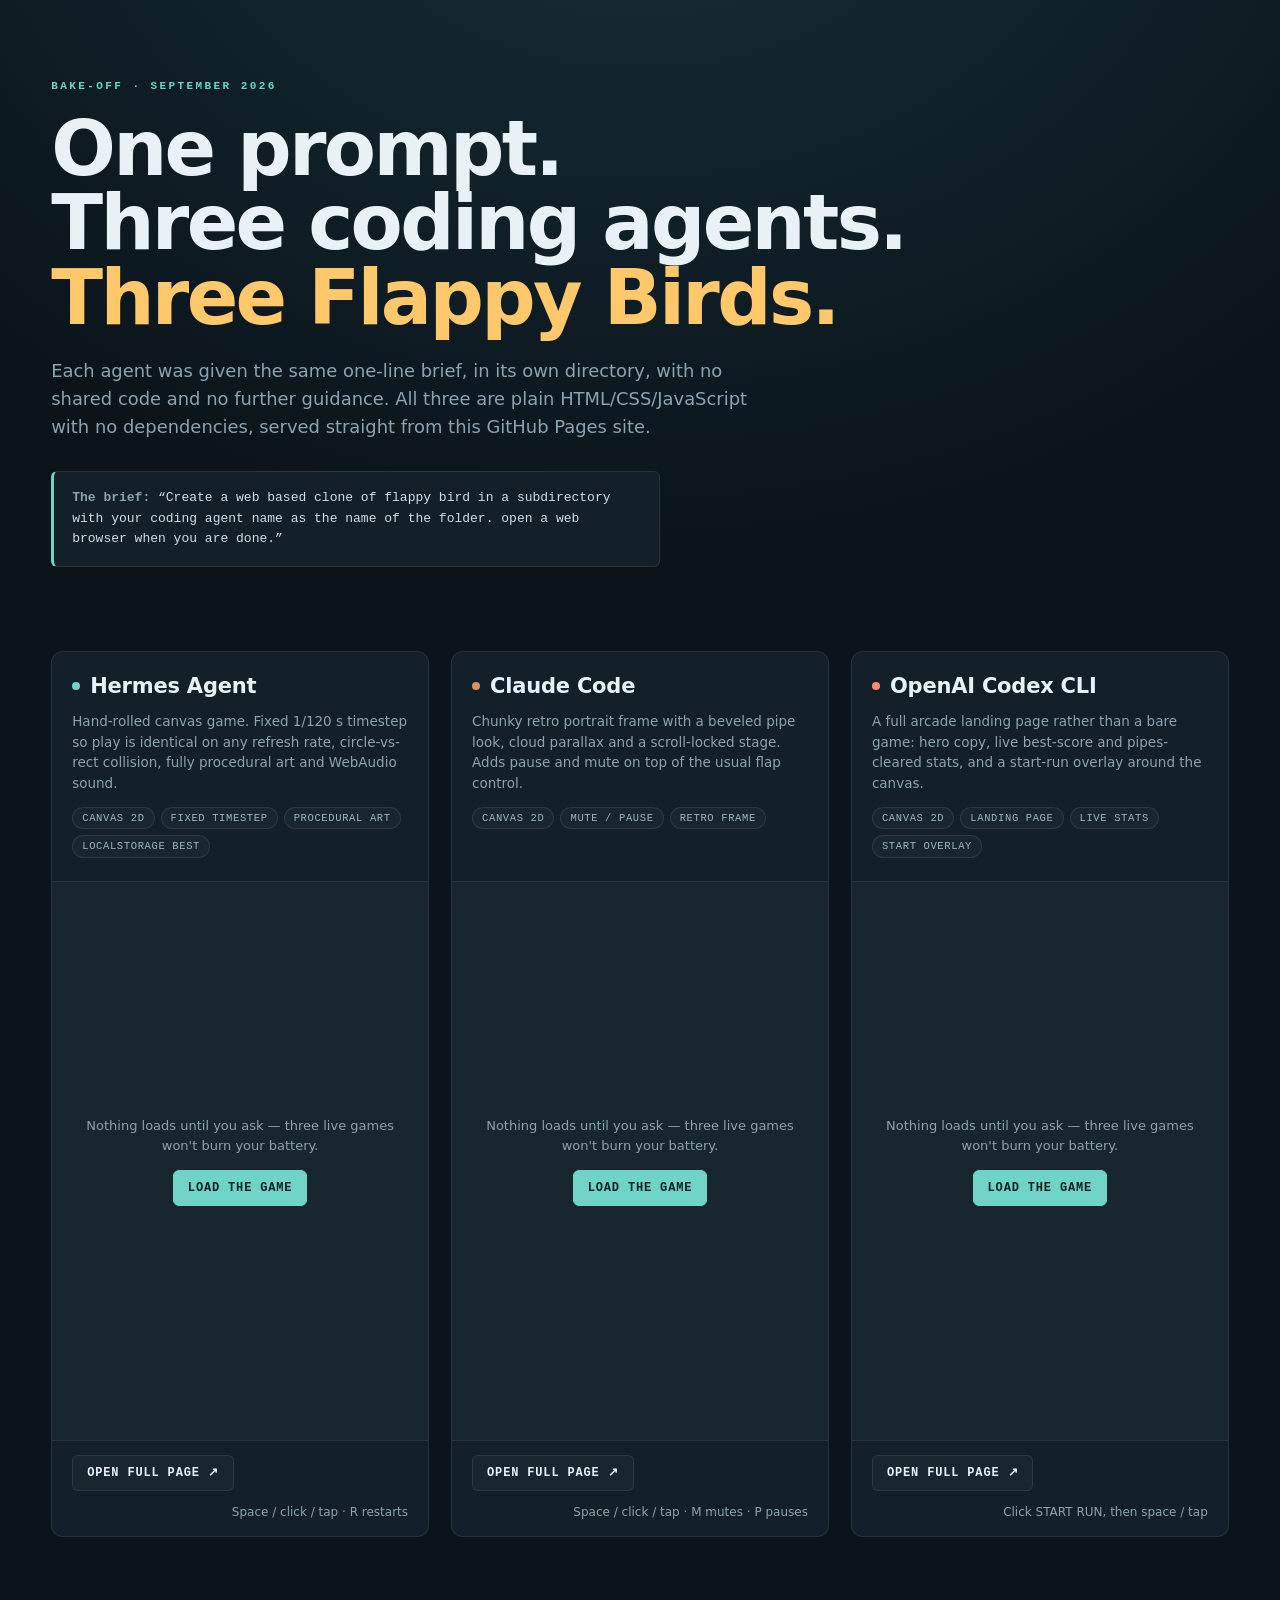
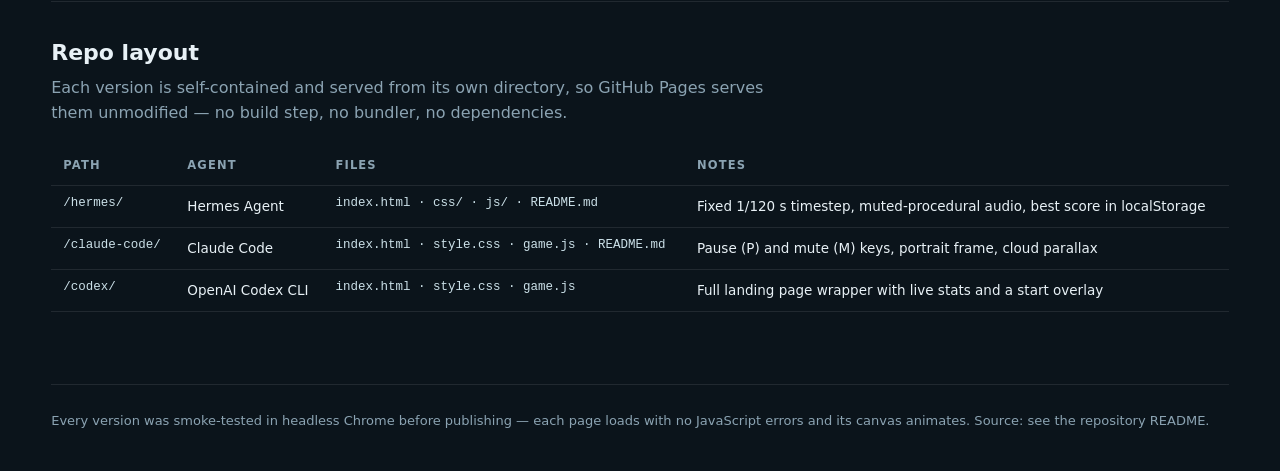
<file: index.html>
<!DOCTYPE html>
<html lang="en">
<head>
<meta charset="utf-8">
<meta name="viewport" content="width=device-width, initial-scale=1">
<title>Flappy Bird Bake-Off — three coding agents, one prompt</title>
<meta name="description" content="The same one-line prompt given to three coding agents. Three playable Flappy Bird clones, side by side.">
<link rel="icon" href="data:image/svg+xml,<svg xmlns='http://www.w3.org/2000/svg' viewBox='0 0 32 32'><text y='26' font-size='26'>🐦</text></svg>">
<style>
  :root {
    --bg: #0b141b;
    --panel: #132029;
    --panel-2: #17262f;
    --line: rgba(255, 255, 255, .09);
    --ink: #e8f1f6;
    --muted: #8ba3b2;
    --accent: #6fd3c7;
    --accent-2: #ffc86b;
  }
  * { box-sizing: border-box; }
  html { scroll-behavior: smooth; }
  body {
    margin: 0;
    background: radial-gradient(120% 60% at 50% -10%, #16303a, var(--bg) 60%);
    color: var(--ink);
    font: 16px/1.55 ui-sans-serif, system-ui, -apple-system, "Segoe UI", Roboto, sans-serif;
    -webkit-font-smoothing: antialiased;
  }
  .wrap { width: min(1200px, 92vw); margin: 0 auto; }

  header.hero { padding: clamp(48px, 9vh, 104px) 0 40px; }
  .kicker {
    font: 600 11px/1 ui-monospace, "SF Mono", Menlo, Consolas, monospace;
    letter-spacing: .22em; text-transform: uppercase; color: var(--accent);
    margin: 0 0 20px;
  }
  h1 {
    margin: 0;
    font-size: clamp(38px, 6.4vw, 76px);
    line-height: .98;
    letter-spacing: -.035em;
    font-weight: 700;
  }
  h1 em { font-style: normal; color: var(--accent-2); }
  .lede { color: var(--muted); max-width: 62ch; margin: 22px 0 0; font-size: clamp(15px, 1.4vw, 18px); }
  .prompt {
    margin: 30px 0 0;
    padding: 16px 18px;
    background: var(--panel);
    border: 1px solid var(--line);
    border-left: 3px solid var(--accent);
    border-radius: 6px;
    font: 13px/1.6 ui-monospace, "SF Mono", Menlo, Consolas, monospace;
    color: #cbe0e8;
    max-width: 78ch;
  }
  .prompt b { color: var(--muted); font-weight: 600; }

  main { padding-bottom: 72px; }
  .grid {
    display: grid;
    grid-template-columns: repeat(auto-fit, minmax(320px, 1fr));
    gap: 22px;
    margin-top: 44px;
  }
  .card {
    display: flex;
    flex-direction: column;
    background: var(--panel);
    border: 1px solid var(--line);
    border-radius: 12px;
    overflow: hidden;
  }
  .card-head { padding: 18px 20px 14px; border-bottom: 1px solid var(--line); min-height: 230px; display: flex; flex-direction: column; }
  .card-head h2 { margin: 0; font-size: 21px; letter-spacing: -.01em; display: flex; align-items: center; gap: 10px; }
  .card-head h2 .dot { width: 8px; height: 8px; border-radius: 50%; background: var(--accent); flex: none; }
  .card.claude-code h2 .dot { background: #d9925f; }
  .card.codex h2 .dot { background: #ff8a75; }
  /* reserve four description lines and two tag rows so every stage starts
     at the same height regardless of how much copy a card carries */
  .card-head p { margin: 8px 0 0; color: var(--muted); font-size: 13.5px; min-height: 84px; }
  .tags { display: flex; flex-wrap: wrap; gap: 6px; margin: 12px 0 0; min-height: 60px; align-content: flex-start; }
  .tag {
    font: 500 10.5px/1 ui-monospace, "SF Mono", Menlo, Consolas, monospace;
    letter-spacing: .06em; text-transform: uppercase;
    color: #9fb6c2; border: 1px solid var(--line); border-radius: 999px;
    padding: 5px 9px; background: var(--panel-2);
  }
  .stage {
    position: relative;
    height: min(62vh, 560px);
    background: var(--panel-2);
    display: flex;
    align-items: center;
    justify-content: center;
    overflow: hidden;
  }
  .card.codex .stage { height: min(62vh, 560px); }
  .stage iframe { width: 100%; height: 100%; border: 0; display: block; background: #000; }
  .placeholder { text-align: center; padding: 24px; }
  .placeholder p { color: var(--muted); font-size: 13px; margin: 0 0 14px; }
  .card-foot {
    display: flex; align-items: center; gap: 12px;
    padding: 14px 20px; border-top: 1px solid var(--line);
    flex-wrap: wrap;
  }
  .btn {
    font: 600 12px/1 ui-monospace, "SF Mono", Menlo, Consolas, monospace;
    letter-spacing: .07em; text-transform: uppercase;
    padding: 11px 14px; border-radius: 6px; cursor: pointer;
    border: 1px solid var(--line); background: var(--panel-2); color: var(--ink);
    text-decoration: none; display: inline-block;
  }
  .btn:hover { border-color: rgba(255, 255, 255, .25); }
  .btn.primary { background: var(--accent); border-color: var(--accent); color: #08201d; }
  .btn.primary:hover { filter: brightness(1.08); }
  .foot-note { color: var(--muted); font-size: 12px; margin-left: auto; }

  section.how { margin-top: 64px; border-top: 1px solid var(--line); padding-top: 34px; }
  section.how h2 { font-size: 22px; margin: 0 0 6px; }
  section.how p { color: var(--muted); max-width: 74ch; margin: 0 0 22px; }
  table { border-collapse: collapse; width: 100%; font-size: 13.5px; }
  th, td { text-align: left; padding: 10px 12px; border-bottom: 1px solid var(--line); vertical-align: top; }
  th { color: var(--muted); font-weight: 600; font-size: 11.5px; letter-spacing: .1em; text-transform: uppercase; }
  td code, .mono { font: 12.5px ui-monospace, "SF Mono", Menlo, Consolas, monospace; color: #cbe0e8; }
  footer { border-top: 1px solid var(--line); padding: 26px 0 40px; color: var(--muted); font-size: 13px; }
  footer a { color: var(--accent); }
</style>
</head>
<body>
<div class="wrap">

  <header class="hero">
    <p class="kicker">Bake-off · September 2026</p>
    <h1>One prompt.<br>Three coding agents.<br><em>Three Flappy Birds.</em></h1>
    <p class="lede">
      Each agent was given the same one-line brief, in its own directory, with no shared code
      and no further guidance. All three are plain HTML/CSS/JavaScript with no dependencies,
      served straight from this GitHub Pages site.
    </p>
    <p class="prompt"><b>The brief:</b> “Create a web based clone of flappy bird in a subdirectory with your coding agent name as the name of the folder. open a web browser when you are done.”</p>
  </header>

  <main>
    <div class="grid">

      <div class="card hermes" id="card-hermes">
        <div class="card-head">
          <h2><span class="dot"></span>Hermes Agent</h2>
          <p>Hand-rolled canvas game. Fixed 1/120&nbsp;s timestep so play is identical on any refresh rate, circle-vs-rect collision, fully procedural art and WebAudio sound.</p>
          <div class="tags">
            <span class="tag">Canvas 2D</span>
            <span class="tag">Fixed timestep</span>
            <span class="tag">Procedural art</span>
            <span class="tag">localStorage best</span>
          </div>
        </div>
        <div class="stage" data-src="hermes/" data-title="Hermes Agent">
          <div class="placeholder">
            <p>Nothing loads until you ask — three live games won't burn your battery.</p>
            <button class="btn primary" type="button" data-load>Load the game</button>
          </div>
        </div>
        <div class="card-foot">
          <a class="btn" href="hermes/">Open full page ↗</a>
          <span class="foot-note">Space / click / tap · R restarts</span>
        </div>
      </div>

      <div class="card claude-code" id="card-claude-code">
        <div class="card-head">
          <h2><span class="dot"></span>Claude Code</h2>
          <p>Chunky retro portrait frame with a beveled pipe look, cloud parallax and a scroll-locked stage. Adds pause and mute on top of the usual flap control.</p>
          <div class="tags">
            <span class="tag">Canvas 2D</span>
            <span class="tag">Mute / pause</span>
            <span class="tag">Retro frame</span>
          </div>
        </div>
        <div class="stage" data-src="claude-code/" data-title="Claude Code">
          <div class="placeholder">
            <p>Nothing loads until you ask — three live games won't burn your battery.</p>
            <button class="btn primary" type="button" data-load>Load the game</button>
          </div>
        </div>
        <div class="card-foot">
          <a class="btn" href="claude-code/">Open full page ↗</a>
          <span class="foot-note">Space / click / tap · M mutes · P pauses</span>
        </div>
      </div>

      <div class="card codex" id="card-codex">
        <div class="card-head">
          <h2><span class="dot"></span>OpenAI Codex CLI</h2>
          <p>A full arcade landing page rather than a bare game: hero copy, live best-score and pipes-cleared stats, and a start-run overlay around the canvas.</p>
          <div class="tags">
            <span class="tag">Canvas 2D</span>
            <span class="tag">Landing page</span>
            <span class="tag">Live stats</span>
            <span class="tag">Start overlay</span>
          </div>
        </div>
        <div class="stage" data-src="codex/" data-title="OpenAI Codex CLI">
          <div class="placeholder">
            <p>Nothing loads until you ask — three live games won't burn your battery.</p>
            <button class="btn primary" type="button" data-load>Load the game</button>
          </div>
        </div>
        <div class="card-foot">
          <a class="btn" href="codex/">Open full page ↗</a>
          <span class="foot-note">Click START RUN, then space / tap</span>
        </div>
      </div>

    </div>

    <section class="how">
      <h2>Repo layout</h2>
      <p>
        Each version is self-contained and served from its own directory, so GitHub Pages
        serves them unmodified — no build step, no bundler, no dependencies.
      </p>
      <table>
        <thead>
          <tr><th>Path</th><th>Agent</th><th>Files</th><th>Notes</th></tr>
        </thead>
        <tbody>
          <tr><td class="mono">/hermes/</td><td>Hermes Agent</td><td class="mono">index.html · css/ · js/ · README.md</td><td>Fixed 1/120&nbsp;s timestep, muted-procedural audio, best score in localStorage</td></tr>
          <tr><td class="mono">/claude-code/</td><td>Claude Code</td><td class="mono">index.html · style.css · game.js · README.md</td><td>Pause (P) and mute (M) keys, portrait frame, cloud parallax</td></tr>
          <tr><td class="mono">/codex/</td><td>OpenAI Codex CLI</td><td class="mono">index.html · style.css · game.js</td><td>Full landing page wrapper with live stats and a start overlay</td></tr>
        </tbody>
      </table>
    </section>
  </main>

  <footer>
    Every version was smoke-tested in headless Chrome before publishing — each page loads with no
    JavaScript errors and its canvas animates. Source: see the repository README.
  </footer>

</div>

<script>
  // Load a game into its card only on demand: keeps the landing page light and
  // avoids running three animation loops at once.
  document.querySelectorAll('.stage').forEach(function (stage) {
    var btn = stage.querySelector('[data-load]');
    if (!btn) return;
    btn.addEventListener('click', function () {
      var frame = document.createElement('iframe');
      frame.src = stage.dataset.src;
      frame.title = stage.dataset.title;
      frame.loading = 'eager';
      frame.setAttribute('allow', 'autoplay');
      stage.innerHTML = '';
      stage.appendChild(frame);
    });
  });
</script>
</body>
</html>
</file>
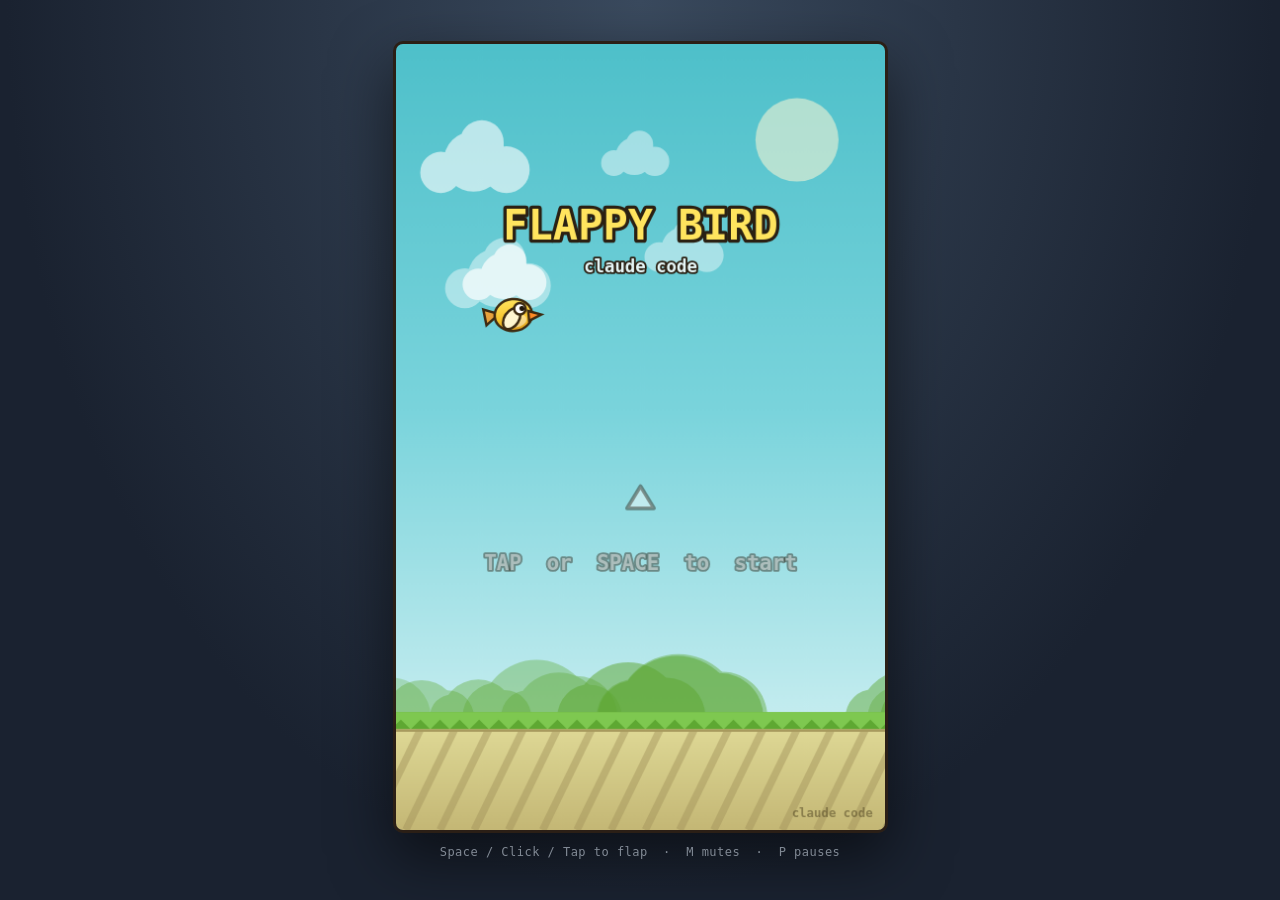
<file: claude-code/index.html>
<!DOCTYPE html>
<html lang="en">
<head>
<meta charset="utf-8">
<meta name="viewport" content="width=device-width, initial-scale=1, maximum-scale=1, user-scalable=no, viewport-fit=cover">
<title>Flappy Bird — Claude Code</title>
<link rel="icon" href="data:image/svg+xml,<svg xmlns='http://www.w3.org/2000/svg' viewBox='0 0 32 32'><text y='26' font-size='26'>🐦</text></svg>">
<link rel="stylesheet" href="style.css">
</head>
<body>
  <div id="stage">
    <canvas id="game" width="400" height="640" aria-label="Flappy Bird game"></canvas>
    <div id="hint">Space / Click / Tap to flap &nbsp;·&nbsp; M mutes &nbsp;·&nbsp; P pauses</div>
  </div>
  <script src="game.js"></script>
</body>
</html>
</file>
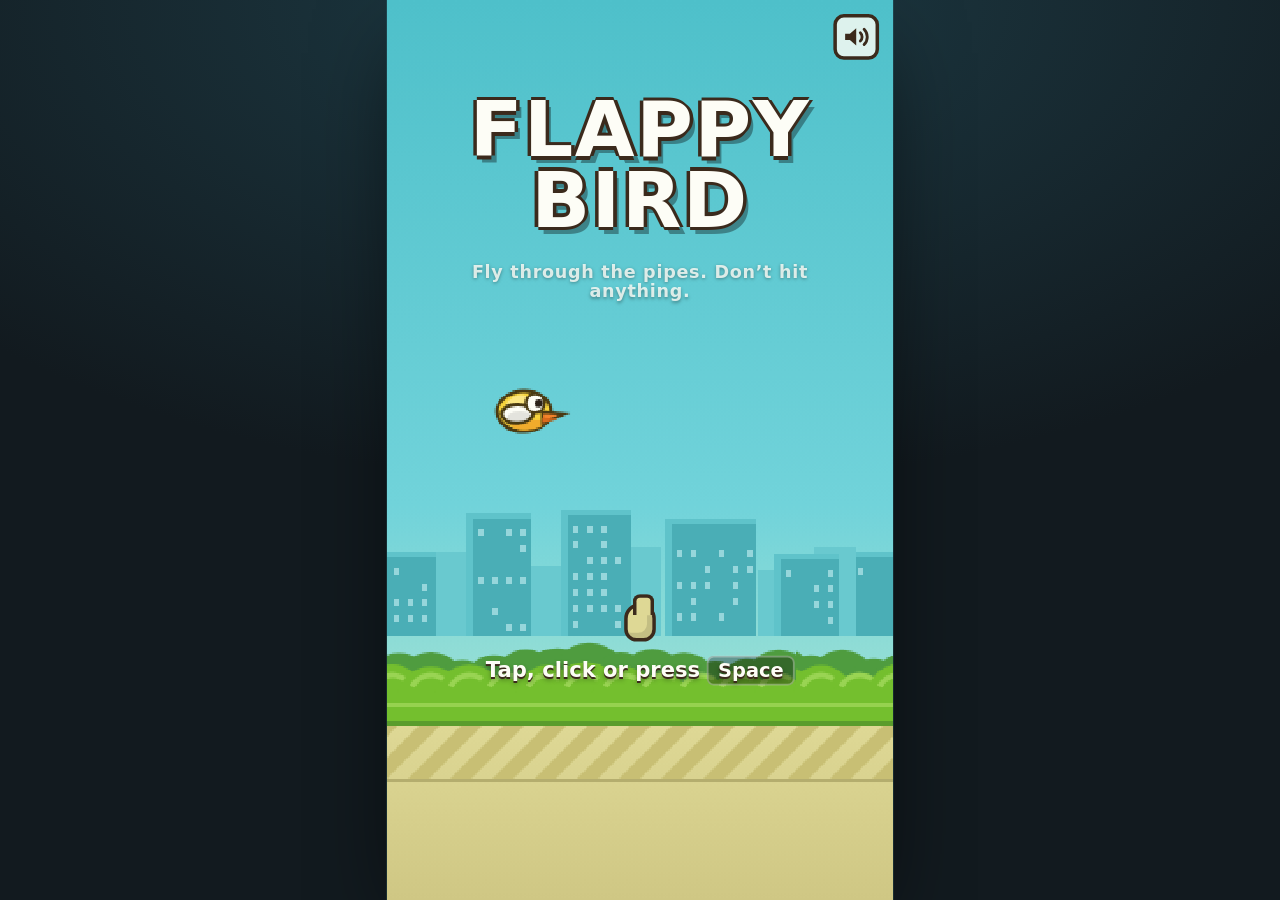
<file: claude/index.html>
<!DOCTYPE html>
<html lang="en">
<head>
<meta charset="utf-8">
<meta name="viewport" content="width=device-width, initial-scale=1, viewport-fit=cover, user-scalable=no">
<meta name="color-scheme" content="dark light">
<title>Flappy Bird</title>
<link rel="stylesheet" href="style.css">
</head>
<body>

<!-- The stage is laid out at the logical 288x512 resolution and scaled as a
     whole by a CSS transform, so the canvas and the DOM overlays on top of it
     always stay in register with each other. -->
<div id="shell">
  <div id="stage">
    <canvas id="game" width="288" height="512" aria-label="Flappy Bird game board"></canvas>

    <!-- Inline SVG rather than a sprite: still zero files to load, but far
         more predictable than faking a speaker cone out of CSS borders. -->
    <button id="mute" type="button" aria-label="Mute sound" aria-pressed="false">
      <svg class="ico" viewBox="0 0 20 20" aria-hidden="true" focusable="false">
        <path class="ico-body" d="M3 8h3l4-3.5v11L6 12H3z"/>
        <path class="ico-wave ico-wave-1" d="M12.6 7.4a3.6 3.6 0 0 1 0 5.2"/>
        <path class="ico-wave ico-wave-2" d="M15 5.2a6.8 6.8 0 0 1 0 9.6"/>
        <line class="ico-slash" x1="3.4" y1="16.6" x2="16.6" y2="3.4"/>
      </svg>
    </button>

    <!-- Ready / title screen -->
    <div id="ready" class="overlay">
      <h1 class="title">Flappy<br>Bird</h1>
      <p class="hint">Fly through the pipes. Don&rsquo;t hit anything.</p>
      <div class="tap">
        <span class="tap-hand" aria-hidden="true"></span>
        <p>Tap, click or press <kbd>Space</kbd></p>
      </div>
    </div>

    <!-- Game over score card -->
    <div id="over" class="overlay is-hidden" aria-hidden="true">
      <h2 class="gameover">Game Over</h2>
      <div class="card">
        <div class="medal-slot">
          <div id="medal" class="medal" data-tier="none" aria-hidden="true"></div>
          <span id="medal-label" class="medal-label">No medal</span>
        </div>
        <dl class="scores">
          <div class="row">
            <dt>Score</dt>
            <dd id="final-score">0</dd>
          </div>
          <div class="row">
            <dt>Best</dt>
            <dd id="final-best">0<span id="new-badge" class="badge is-hidden">New!</span></dd>
          </div>
        </dl>
      </div>
      <button id="restart" type="button" class="btn">Play again</button>
      <p class="hint">or press <kbd>R</kbd></p>
    </div>
  </div>
</div>

<script src="game.js"></script>
</body>
</html>
</file>
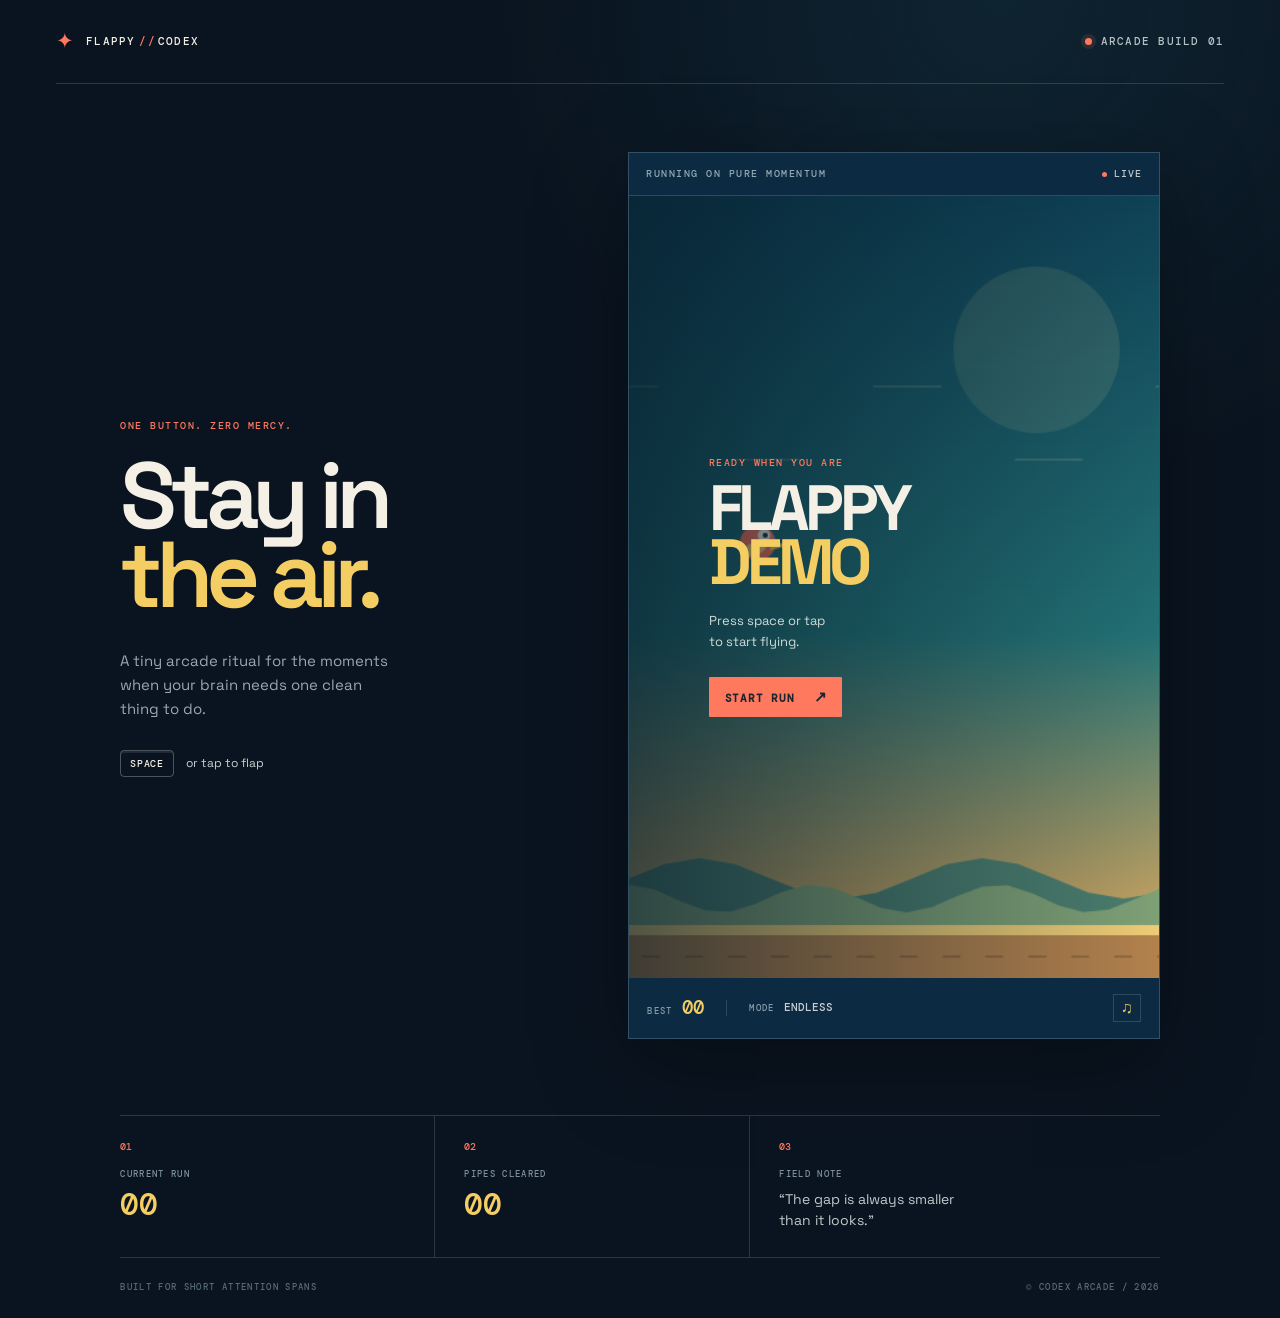
<file: codex/index.html>
<!doctype html>
<html lang="en">
  <head>
    <meta charset="UTF-8" />
    <meta name="viewport" content="width=device-width, initial-scale=1.0" />
    <meta name="theme-color" content="#071f37" />
    <title>Flappy // Codex</title>
    <link rel="preconnect" href="https://fonts.googleapis.com" />
    <link rel="preconnect" href="https://fonts.gstatic.com" crossorigin />
    <link href="https://fonts.googleapis.com/css2?family=DM+Mono:wght@400;500&family=Space+Grotesk:wght@400;500;600;700&display=swap" rel="stylesheet" />
    <link rel="stylesheet" href="./style.css" />
  </head>
  <body>
    <main class="app-shell">
      <header class="topbar">
        <a class="brand" href="./" aria-label="Flappy home">
          <span class="brand-mark">✦</span>
          <span>FLAPPY<span class="brand-slash">//</span>CODEX</span>
        </a>
        <div class="topbar-meta">
          <span class="live-dot"></span>
          <span>ARCADE BUILD 01</span>
        </div>
      </header>

      <section class="hero-grid">
        <div class="hero-copy">
          <p class="eyebrow">ONE BUTTON. ZERO MERCY.</p>
          <h1>Stay in<br /><em>the air.</em></h1>
          <p class="lede">A tiny arcade ritual for the moments when your brain needs one clean thing to do.</p>
          <div class="controls-note">
            <span class="keycap">SPACE</span>
            <span>or tap to flap</span>
          </div>
        </div>

        <div class="game-card" aria-label="Flappy bird game">
          <div class="game-card-topline">
            <span>RUNNING ON PURE MOMENTUM</span>
            <span class="status-chip"><i></i> LIVE</span>
          </div>
          <div class="game-wrap">
            <canvas id="game" width="420" height="620" tabindex="0" aria-label="Flappy game canvas"></canvas>
            <div class="game-overlay" id="overlay">
              <div class="overlay-kicker">READY WHEN YOU ARE</div>
              <h2>FLAPPY<br /><span>DEMO</span></h2>
              <p>Press space or tap<br />to start flying.</p>
              <button id="startButton" class="primary-button">START RUN <span>↗</span></button>
            </div>
          </div>
          <div class="game-card-footer">
            <div><span>BEST</span><strong id="bestScore">00</strong></div>
            <div class="footer-divider"></div>
            <div><span>MODE</span><strong>ENDLESS</strong></div>
            <button id="soundButton" class="icon-button" aria-label="Toggle sound" aria-pressed="true">♫</button>
          </div>
        </div>
      </section>

      <section class="stats-row" aria-label="Game stats">
        <div class="stat-block"><span class="stat-index">01</span><span class="stat-label">CURRENT RUN</span><strong id="scoreStat">00</strong></div>
        <div class="stat-block"><span class="stat-index">02</span><span class="stat-label">PIPES CLEARED</span><strong id="pipesStat">00</strong></div>
        <div class="stat-block quote-stat"><span class="stat-index">03</span><span class="stat-label">FIELD NOTE</span><p>“The gap is always smaller<br />than it looks.”</p></div>
      </section>

      <footer class="footer">
        <span>BUILT FOR SHORT ATTENTION SPANS</span>
        <span>© CODEX ARCADE / 2026</span>
      </footer>
    </main>
    <script src="./game.js"></script>
  </body>
</html>
</file>
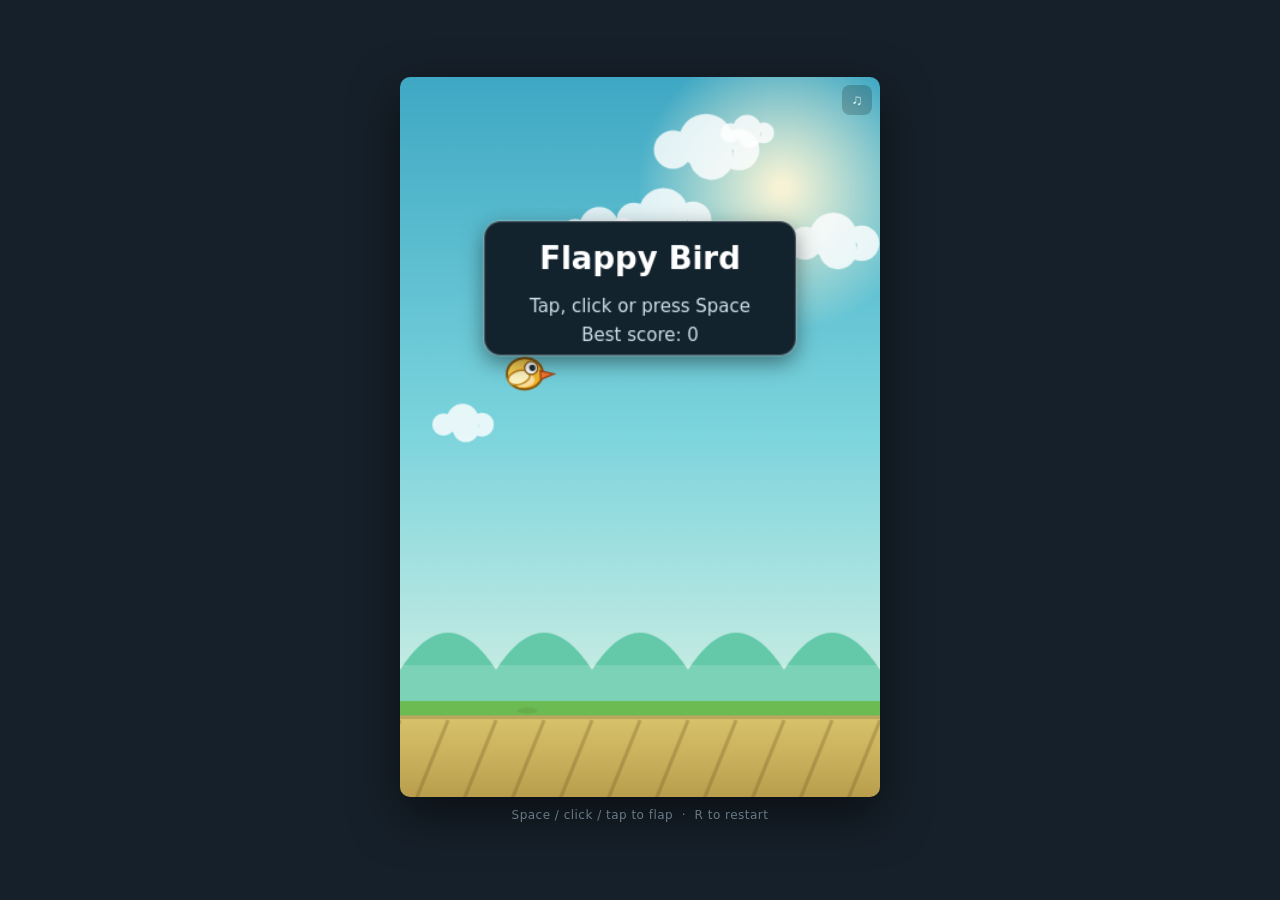
<file: hermes/index.html>
<!DOCTYPE html>
<html lang="en">
<head>
<meta charset="utf-8">
<meta name="viewport" content="width=device-width, initial-scale=1, viewport-fit=cover">
<title>Flappy Bird — Hermes clone</title>
<link rel="stylesheet" href="css/style.css">
</head>
<body>
  <main class="stage">
    <div class="frame">
      <canvas id="game" width="400" height="600" aria-label="Flappy Bird game"></canvas>
      <button id="sound" class="sound" type="button" aria-pressed="true" title="Toggle sound">&#9835;</button>
    </div>
    <p class="help">Space / click / tap to flap &nbsp;·&nbsp; R to restart</p>
  </main>
  <script src="js/game.js"></script>
</body>
</html>
</file>
<file: claude-code/style.css>
:root {
  --frame: #2b1f16;
  --page-top: #3a4a5e;
  --page-bottom: #1a2230;
}

* { box-sizing: border-box; }

html, body {
  height: 100%;
  margin: 0;
}

body {
  display: flex;
  align-items: center;
  justify-content: center;
  flex-direction: column;
  gap: 14px;
  padding: 16px;
  background: radial-gradient(ellipse at 50% 0%, var(--page-top), var(--page-bottom) 70%);
  font-family: ui-monospace, "SF Mono", Menlo, Consolas, monospace;
  color: #cbd5e1;
  overflow: hidden;
  /* Stop the browser from hijacking taps as scroll/zoom gestures. */
  touch-action: manipulation;
  -webkit-user-select: none;
  user-select: none;
  -webkit-tap-highlight-color: transparent;
}

#stage {
  display: flex;
  flex-direction: column;
  align-items: center;
  gap: 12px;
  /* The stage never exceeds the viewport, so the canvas below can safely
     size itself off the stage height without overflowing. */
  max-height: 100%;
  min-height: 0;
}

#game {
  display: block;
  /* 400:640 = 5:8. Fit to whichever axis runs out first. */
  aspect-ratio: 5 / 8;
  height: min(88vh, 900px);
  max-width: 100%;
  width: auto;
  border-radius: 10px;
  border: 3px solid var(--frame);
  box-shadow: 0 24px 60px rgba(0, 0, 0, .55), 0 0 0 1px rgba(255, 255, 255, .06) inset;
  cursor: pointer;
}

#hint {
  font-size: 12px;
  letter-spacing: .04em;
  opacity: .6;
  text-align: center;
}

@media (max-height: 560px) {
  #hint { display: none; }
}
</file>
<file: claude/style.css>
/* ------------------------------------------------------------------
   Flappy Bird — shell, overlay and button styling.

   Everything inside #stage is authored at the game's logical resolution
   (288 x 512 px). game.js measures the window and sets --scale, and the
   single transform on #stage blows the whole thing up to fit. That keeps
   the DOM overlays pixel-aligned with the canvas art at any window size.
   ------------------------------------------------------------------ */

:root {
  --stage-w: 288px;
  --stage-h: 512px;
  --scale: 1;

  /* Palette sampled to match the procedurally drawn canvas art. */
  --ink: #3b2a1c;
  --ink-soft: #6b5442;
  --paper: #ded895;
  --paper-edge: #b4ad6e;
  --sky: #4ec0ca;
  --leaf: #5aab3a;
  --leaf-dark: #3d7d24;
  --white: #fdfdf6;
  --shadow: rgba(0, 0, 0, 0.35);
}

* {
  box-sizing: border-box;
  margin: 0;
  padding: 0;
}

html,
body {
  height: 100%;
}

body {
  display: grid;
  place-items: center;
  overflow: hidden;
  background: #121a1f;
  /* A faint vignette of the sky colour so the letterboxing isn't dead flat. */
  background-image: radial-gradient(
    120% 90% at 50% 0%,
    #1d3b45 0%,
    #121a1f 60%
  );
  color: var(--white);
  font-family: ui-sans-serif, system-ui, "Segoe UI", Roboto, Helvetica, Arial,
    sans-serif;
  -webkit-text-size-adjust: 100%;
  -webkit-tap-highlight-color: transparent;
  touch-action: manipulation;
}

#shell {
  display: grid;
  place-items: center;
  width: 100%;
  height: 100%;
}

#stage {
  position: relative;
  width: var(--stage-w);
  height: var(--stage-h);
  transform: scale(var(--scale));
  transform-origin: center center;
  /* The canvas paints its own sky, so this only shows during first paint. */
  background: var(--sky);
  box-shadow: 0 18px 50px -12px rgba(0, 0, 0, 0.7);
  overflow: hidden;
}

#game {
  display: block;
  width: var(--stage-w);
  height: var(--stage-h);
  /* Art is drawn at 1:1 and upscaled, so keep the edges crisp. */
  image-rendering: pixelated;
  image-rendering: crisp-edges;
}

/* ---------------------------------- overlays ---------------------------- */

.overlay {
  position: absolute;
  inset: 0;
  display: flex;
  flex-direction: column;
  align-items: center;
  justify-content: center;
  gap: 14px;
  padding: 0 20px 76px; /* optically centre in the 400px playfield */
  text-align: center;
  /* Clicks fall through to the canvas; only real buttons opt back in. */
  pointer-events: none;
  animation: fade-in 180ms ease-out both;
}

.overlay.is-hidden {
  display: none;
}

/* The title screen anchors its text to the top and its prompt to the
   bottom, leaving the middle band clear for the bobbing bird. */
#ready {
  justify-content: flex-start;
  padding-top: 54px;
  padding-bottom: 122px; /* keep the prompt clear of the ground strip */
  gap: 10px;
}

#ready .tap {
  margin-top: auto;
}

.overlay button {
  pointer-events: auto;
}

@keyframes fade-in {
  from {
    opacity: 0;
    transform: translateY(6px);
  }
}

/* Chunky arcade lettering, faked with a hard offset shadow and a stroke
   rather than a downloaded pixel font. */
.title,
.gameover {
  font-weight: 900;
  line-height: 0.92;
  letter-spacing: 0.02em;
  text-transform: uppercase;
  color: var(--white);
  text-shadow: 2px 0 var(--ink), -2px 0 var(--ink), 0 2px var(--ink),
    0 -2px var(--ink), 3px 4px 0 var(--shadow);
}

.title {
  font-size: 44px;
  margin-bottom: 4px;
}

.gameover {
  font-size: 30px;
  color: #f8a01c;
}

.tap {
  display: flex;
  flex-direction: column;
  align-items: center;
  gap: 8px;
  animation: bob 1.1s ease-in-out infinite;
}

.tap p {
  font-size: 12px;
  font-weight: 700;
  text-shadow: 0 1px 0 var(--ink), 0 2px 3px var(--shadow);
}

/* A little pointing hand, drawn with borders so there's no image file. */
.tap-hand {
  position: relative;
  width: 18px;
  height: 22px;
  border-radius: 9px 9px 7px 7px;
  background: var(--paper);
  border: 2px solid var(--ink);
  box-shadow: inset -3px -3px 0 rgba(0, 0, 0, 0.12);
}

.tap-hand::before {
  content: "";
  position: absolute;
  left: 50%;
  top: -7px;
  width: 8px;
  height: 10px;
  margin-left: -4px;
  border-radius: 4px 4px 0 0;
  background: var(--paper);
  border: 2px solid var(--ink);
  border-bottom: 0;
}

@keyframes bob {
  0%,
  100% {
    transform: translateY(0);
  }
  50% {
    transform: translateY(-6px);
  }
}

.hint {
  font-size: 10px;
  font-weight: 600;
  letter-spacing: 0.04em;
  color: rgba(253, 253, 246, 0.82);
  text-shadow: 0 1px 2px var(--shadow);
}

kbd {
  display: inline-block;
  padding: 1px 5px;
  border-radius: 4px;
  background: rgba(0, 0, 0, 0.32);
  border: 1px solid rgba(253, 253, 246, 0.35);
  font: inherit;
  font-size: 0.92em;
}

/* --------------------------------- score card -------------------------- */

.card {
  display: flex;
  align-items: center;
  gap: 14px;
  width: 218px;
  padding: 12px 14px;
  border: 3px solid var(--ink);
  border-radius: 8px;
  background: linear-gradient(var(--paper), var(--paper-edge));
  box-shadow: 0 4px 0 rgba(0, 0, 0, 0.28), inset 0 2px 0 rgba(255, 255, 255, 0.5);
  color: var(--ink);
  text-align: left;
}

.medal-slot {
  display: flex;
  flex-direction: column;
  align-items: center;
  gap: 5px;
  flex: 0 0 auto;
}

.medal {
  width: 44px;
  height: 44px;
  border-radius: 50%;
  background: #cdc7a4;
  border: 3px solid rgba(0, 0, 0, 0.22);
  box-shadow: inset 0 -4px 6px rgba(0, 0, 0, 0.22),
    inset 0 4px 6px rgba(255, 255, 255, 0.45);
}

/* Each tier is a two-tone radial sheen — no sprite sheet required. */
.medal[data-tier="bronze"] {
  background: radial-gradient(circle at 34% 28%, #f0b57a, #a8571f 70%);
}

.medal[data-tier="silver"] {
  background: radial-gradient(circle at 34% 28%, #f6f8fb, #8d9aa8 70%);
}

.medal[data-tier="gold"] {
  background: radial-gradient(circle at 34% 28%, #fff3a8, #d79a10 70%);
}

.medal[data-tier="platinum"] {
  background: radial-gradient(circle at 34% 28%, #f2fbff, #7fd4e8 62%, #4aa3bd);
  box-shadow: inset 0 -4px 6px rgba(0, 0, 0, 0.18),
    inset 0 4px 6px rgba(255, 255, 255, 0.7), 0 0 10px rgba(122, 222, 246, 0.6);
}

.medal-label {
  font-size: 8px;
  font-weight: 800;
  letter-spacing: 0.06em;
  text-transform: uppercase;
  color: var(--ink-soft);
}

.scores {
  flex: 1 1 auto;
}

.scores .row {
  display: flex;
  align-items: baseline;
  justify-content: space-between;
  gap: 8px;
}

.scores .row + .row {
  margin-top: 6px;
  padding-top: 6px;
  border-top: 2px solid rgba(59, 42, 28, 0.18);
}

.scores dt {
  font-size: 9px;
  font-weight: 800;
  letter-spacing: 0.08em;
  text-transform: uppercase;
  color: var(--ink-soft);
}

.scores dd {
  font-size: 22px;
  font-weight: 900;
  line-height: 1;
  font-variant-numeric: tabular-nums;
}

.badge {
  display: inline-block;
  margin-left: 5px;
  padding: 1px 4px;
  border-radius: 3px;
  background: #e8483c;
  color: var(--white);
  font-size: 8px;
  font-weight: 800;
  letter-spacing: 0.06em;
  text-transform: uppercase;
  vertical-align: 3px;
}

.badge.is-hidden {
  display: none;
}

/* ---------------------------------- buttons ---------------------------- */

.btn {
  padding: 9px 20px 11px;
  border: 3px solid var(--ink);
  border-radius: 7px;
  background: linear-gradient(var(--leaf), var(--leaf-dark));
  box-shadow: 0 4px 0 #2d5c1a, inset 0 2px 0 rgba(255, 255, 255, 0.38);
  color: var(--white);
  font: inherit;
  font-size: 13px;
  font-weight: 800;
  letter-spacing: 0.06em;
  text-transform: uppercase;
  text-shadow: 0 1px 0 rgba(0, 0, 0, 0.4);
  cursor: pointer;
  transition: transform 60ms ease, box-shadow 60ms ease;
}

.btn:hover {
  filter: brightness(1.07);
}

.btn:active {
  transform: translateY(3px);
  box-shadow: 0 1px 0 #2d5c1a, inset 0 2px 0 rgba(255, 255, 255, 0.3);
}

#mute {
  position: absolute;
  top: 8px;
  right: 8px;
  z-index: 2;
  display: grid;
  place-items: center;
  width: 26px;
  height: 26px;
  padding: 0;
  border: 2px solid var(--ink);
  border-radius: 6px;
  background: rgba(253, 253, 246, 0.82);
  cursor: pointer;
  pointer-events: auto;
}

#mute:hover {
  background: var(--white);
}

#mute .ico {
  width: 18px;
  height: 18px;
  overflow: visible;
}

#mute .ico-body {
  fill: var(--ink);
}

#mute .ico-wave {
  fill: none;
  stroke: var(--ink);
  stroke-width: 1.8;
  stroke-linecap: round;
  transition: opacity 90ms ease;
}

/* Muted: the cone waves drop away and a red slash appears. */
#mute .ico-slash {
  stroke: #e8483c;
  stroke-width: 2.4;
  stroke-linecap: round;
  opacity: 0;
  transition: opacity 90ms ease;
}

#mute[aria-pressed="true"] .ico-wave {
  opacity: 0;
}

#mute[aria-pressed="true"] .ico-body {
  fill: var(--ink-soft);
}

#mute[aria-pressed="true"] .ico-slash {
  opacity: 1;
}

:focus-visible {
  outline: 3px solid #ffd54a;
  outline-offset: 2px;
}

@media (prefers-reduced-motion: reduce) {
  .overlay,
  .tap {
    animation: none;
  }
}
</file>
<file: codex/style.css>
:root {
  --ink: #f5f0e5;
  --muted: #99a7af;
  --line: rgba(213, 225, 229, 0.17);
  --navy: #071f37;
  --navy-2: #0a2b47;
  --coral: #ff795f;
  --yellow: #f5ce63;
  --paper: #f3eee3;
  --deep: #0a1420;
}

* { box-sizing: border-box; }

html { background: var(--deep); }

body {
  margin: 0;
  color: var(--ink);
  background:
    radial-gradient(circle at 78% 0%, rgba(26, 84, 100, .25), transparent 31rem),
    var(--deep);
  font-family: "Space Grotesk", Arial, sans-serif;
  min-width: 320px;
}

button, a { font: inherit; }
button { cursor: pointer; }

.app-shell { max-width: 1320px; margin: 0 auto; padding: 0 56px 26px; }

.topbar {
  height: 84px;
  display: flex;
  align-items: center;
  justify-content: space-between;
  border-bottom: 1px solid var(--line);
  font: 500 11px/1 "DM Mono", monospace;
  letter-spacing: .11em;
  color: #b5c2c7;
}

.brand { display: flex; gap: 11px; align-items: center; color: var(--ink); text-decoration: none; font-weight: 500; }
.brand-mark { color: var(--coral); font-size: 21px; line-height: 0; transform: translateY(-1px); }
.brand-slash { color: var(--coral); margin: 0 2px 0 4px; }
.topbar-meta { display: flex; align-items: center; gap: 9px; }
.live-dot { width: 7px; height: 7px; border-radius: 50%; background: var(--coral); box-shadow: 0 0 0 4px rgba(255,121,95,.12); }

.hero-grid { display: grid; grid-template-columns: minmax(260px, .85fr) minmax(450px, 1.15fr); gap: clamp(44px, 9vw, 156px); align-items: center; padding: 68px 5.5% 76px; }
.hero-copy { align-self: center; padding-top: 6px; }
.eyebrow, .game-card-topline, .stat-label, .footer, .overlay-kicker { font: 500 10px/1.2 "DM Mono", monospace; letter-spacing: .15em; }
.eyebrow { color: var(--coral); margin: 0 0 24px; }
h1 { font-size: clamp(58px, 7.3vw, 110px); line-height: .85; letter-spacing: -.075em; font-weight: 600; margin: 0; }
h1 em { color: var(--yellow); font-style: normal; }
.lede { color: var(--muted); max-width: 280px; line-height: 1.6; font-size: 15px; margin: 34px 0 29px; }
.controls-note { display: flex; align-items: center; gap: 12px; color: #c7d1d2; font-size: 12px; }
.keycap { border: 1px solid rgba(221,230,227,.3); border-radius: 4px; padding: 8px 9px 7px; color: var(--ink); font: 500 10px/1 "DM Mono", monospace; letter-spacing: .07em; box-shadow: 0 2px 0 rgba(255,255,255,.09) inset; }

.game-card { width: 100%; max-width: 590px; justify-self: end; background: #0d2a43; border: 1px solid rgba(193, 215, 220, .22); box-shadow: 0 26px 85px rgba(0, 0, 0, .34); }
.game-card-topline { height: 43px; display: flex; align-items: center; justify-content: space-between; padding: 0 17px; color: #93a9b2; border-bottom: 1px solid var(--line); }
.status-chip { color: #bdc9cc; display: flex; align-items: center; gap: 7px; letter-spacing: .1em; }
.status-chip i { width: 5px; height: 5px; border-radius: 50%; background: var(--coral); }
.game-wrap { position: relative; background: #174f5f; aspect-ratio: 420 / 620; overflow: hidden; }
canvas { width: 100%; height: 100%; display: block; outline: none; }
.game-overlay { position: absolute; inset: 0; display: flex; flex-direction: column; align-items: flex-start; justify-content: center; padding: 15%; background: linear-gradient(90deg, rgba(5,25,40,.68), rgba(5,25,40,.03)); pointer-events: none; transition: opacity .2s; }
.game-overlay.is-hidden { opacity: 0; }
.overlay-kicker { color: var(--coral); margin-bottom: 13px; }
.game-overlay h2 { margin: 0; font-size: clamp(38px, 5vw, 65px); line-height: .84; letter-spacing: -.07em; }
.game-overlay h2 span { color: var(--yellow); }
.game-overlay p { color: #d0dcda; font-size: 13px; line-height: 1.55; margin: 22px 0 25px; }
.primary-button { pointer-events: auto; background: var(--coral); color: #1b2530; border: 0; border-radius: 1px; padding: 13px 14px 12px 16px; font: 600 11px/1 "DM Mono", monospace; letter-spacing: .07em; transition: transform .15s, background .15s; }
.primary-button span { margin-left: 12px; font-size: 15px; }
.primary-button:hover, .primary-button:focus-visible { background: #ff927e; transform: translateY(-2px); }
.game-card-footer { height: 60px; display: flex; align-items: center; gap: 22px; padding: 0 18px; }
.game-card-footer div { display: flex; align-items: baseline; gap: 10px; }
.game-card-footer span { color: #859da7; font: 500 9px/1 "DM Mono", monospace; letter-spacing: .14em; }
.game-card-footer strong { color: var(--yellow); font: 500 19px/1 "DM Mono", monospace; }
.game-card-footer div:nth-child(3) strong { font-size: 11px; color: #c7d0d0; }
.footer-divider { width: 1px; height: 16px; background: var(--line); }
.icon-button { margin-left: auto; border: 1px solid var(--line); color: var(--yellow); background: transparent; width: 28px; height: 28px; font-size: 16px; line-height: 1; }
.icon-button[aria-pressed="false"] { color: #71828a; }

.stats-row { display: grid; grid-template-columns: 1fr 1fr 1.3fr; border-top: 1px solid var(--line); border-bottom: 1px solid var(--line); margin: 0 5.5%; min-height: 143px; }
.stat-block { position: relative; padding: 26px 29px 23px 0; border-right: 1px solid var(--line); }
.stat-block + .stat-block { padding-left: 29px; }
.stat-block:last-child { border-right: 0; }
.stat-index { display: block; color: var(--coral); font: 500 10px/1 "DM Mono", monospace; margin-bottom: 17px; }
.stat-label { display: block; color: #7e919b; font-size: 9px; margin-bottom: 10px; }
.stat-block strong { display: block; font: 500 31px/1 "DM Mono", monospace; color: var(--yellow); }
.quote-stat p { color: #bdc9ca; line-height: 1.5; font-size: 14px; margin: 0; }

.footer { display: flex; justify-content: space-between; color: #596a73; padding: 24px 5.5% 0; font-size: 9px; }

@media (max-width: 760px) {
  .app-shell { padding: 0 20px 20px; }
  .topbar { height: 70px; }
  .topbar-meta { display: none; }
  .hero-grid { grid-template-columns: 1fr; gap: 45px; padding: 50px 0 52px; }
  .hero-copy { padding-left: 5%; }
  .game-card { justify-self: stretch; max-width: none; }
  .stats-row { margin: 0; grid-template-columns: 1fr 1fr; }
  .quote-stat { grid-column: 1 / -1; border-top: 1px solid var(--line); border-right: 0; padding: 22px 0 !important; }
  .footer { padding-left: 0; padding-right: 0; gap: 20px; line-height: 1.4; }
}

@media (max-width: 420px) {
  .footer { flex-direction: column; gap: 9px; }
  .game-overlay { padding: 13%; }
  h1 { font-size: 62px; }
}
</file>
<file: hermes/css/style.css>
:root {
  --sky-top: #4ec0ca;
  --ink: #22303a;
}

* { box-sizing: border-box; }

html, body {
  margin: 0;
  height: 100%;
  background: #16202a;
  color: #dbe7ef;
  font: 14px/1.4 ui-sans-serif, system-ui, -apple-system, "Segoe UI", Roboto, sans-serif;
  -webkit-tap-highlight-color: transparent;
  overscroll-behavior: none;
}

.stage {
  min-height: 100%;
  display: flex;
  flex-direction: column;
  align-items: center;
  justify-content: center;
  gap: 10px;
  padding: 16px;
}

.frame {
  position: relative;
  line-height: 0;
  border-radius: 10px;
  overflow: hidden;
  box-shadow: 0 18px 48px rgba(0, 0, 0, .55);
}

canvas {
  display: block;
  height: min(80vh, 720px);
  width: auto;
  max-width: 94vw;
  touch-action: manipulation;
  cursor: pointer;
}

.sound {
  position: absolute;
  top: 8px;
  right: 8px;
  width: 30px;
  height: 30px;
  border: 0;
  border-radius: 8px;
  background: rgba(0, 0, 0, .28);
  color: #fff;
  font-size: 15px;
  line-height: 1;
  cursor: pointer;
  opacity: .7;
}

.sound:hover { opacity: 1; }
.sound[aria-pressed="false"] { color: #ff8f8f; text-decoration: line-through; }

.help {
  margin: 0;
  font-size: 12px;
  letter-spacing: .04em;
  color: #8fa6b6;
}
</file>
